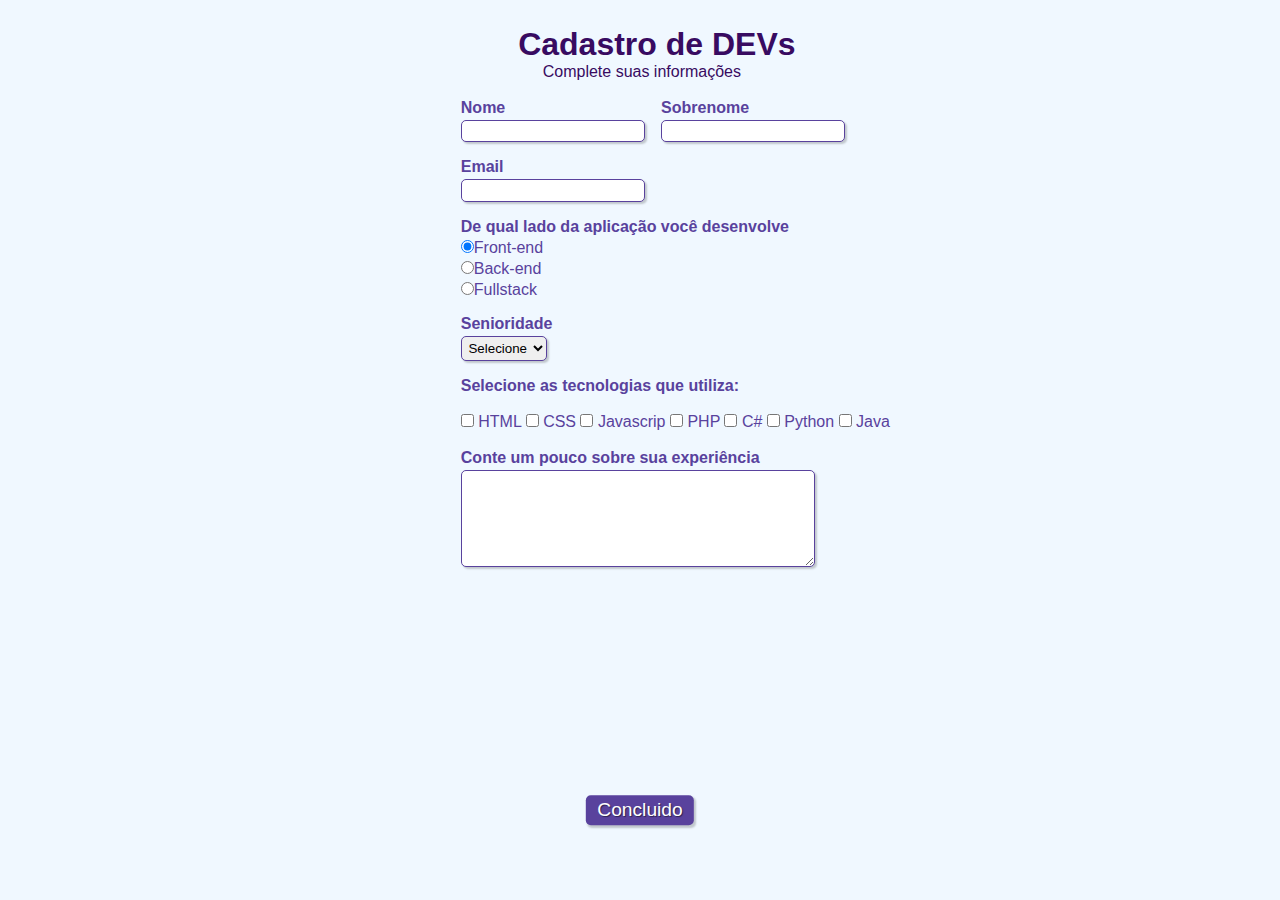
<file: Fundamentos/Formulário com HTML e CSS/index.html>
<!DOCTYPE html>
<html lang="pt-br">

<head>
    <meta charset="UTF-8">
    <meta http-equiv="X-UA-Compatible" content="IE=edge">
    <meta name="viewport" content="width=device-width, initial-scale=1.0">
    <link rel="stylesheet" type="text/css" href="style.css" media="screen">
    <title>cadastro</title>
</head>

<body>

    <div>

        <h1 id="titulo">Cadastro de DEVs</h1>

        <p id="subtitulo">Complete suas informações</p>

        <br>

    </div>

    <form>

        <fieldset class="grupo">

            <div class="campo">

                <label for="nome"><strong>Nome</strong></label>

                <input type="text" name="nome" id="nome" required>

            </div>

            <div class="campo">

                <label for="sobrenome"><strong>Sobrenome</strong></label>

                <input type="text" name="sobrenome" id="sobrenome" required>

            </div>

        </fieldset>

        <div class="campo">

            <label for="email"><strong>Email</strong></label>

            <input type="email" name="email" id="email" required>

        </div>

        <div class="campo">

            <label><strong>De qual lado da aplicação você desenvolve</strong></label>

            <label>

                <input type="radio" name="devweb" value="frontend" checked>Front-end

            </label>

            <label>

                <input type="radio" name="devweb" value="backend">Back-end

            </label>

            <label>

                <input type="radio" name="devweb" value="fullstack">Fullstack

            </label>

        </div>

        <div class="campo">

            <label for="senioridade"><strong>Senioridade</strong></label>

            <select id="senioridade">

                <option selected disabled value="">Selecione</option>

                <option>Junior</option>

                <option>Pleno</option>

                <option>Senior</option>

            </select>

        </div>

        <fieldset  class="grupo">

            <div id="check">

                <label><strong>Selecione as tecnologias que utiliza:</strong></label><br><br>

                <input type="checkbox" id="tecnologia1" name="tecnologia1" value="HTML">
                <label for="tecnologia1">HTML</label>

                
                <input type="checkbox" id="tecnologia2" name="tecnologia2" value="CSS">
                <label for="tecnologia2">CSS</label>

                
                <input type="checkbox" id="tecnologia3" name="tecnologia3" value="Javascrip">
                <label for="tecnologia3">Javascrip</label>

                
                <input type="checkbox" id="tecnologia4" name="tecnologia4" value="PHP">
                <label for="tecnologia4">PHP</label>

                
                <input type="checkbox" id="tecnologia5" name="tecnologia5" value="C#">
                <label for="tecnologia5">C#</label>

                
                <input type="checkbox" id="tecnologia6" name="tecnologia6" value="Python">
                <label for="tecnologia6">Python</label>

                
                <input type="checkbox" id="tecnologia7" name="tecnologia7" value="Java">
                <label for="tecnologia7">Java</label>

            </div>

        </fieldset>

        <div class="campo">

            <br>

            <label><strong>Conte um pouco sobre sua experiência</strong></label>

            <textarea  rows="6" style="width: 26em;" id="experiencia" name="experiencia"></textarea>

        </div>

        <button class="botao" type="submit">Concluido</button>

    </form>

</body>

</html>
</file>
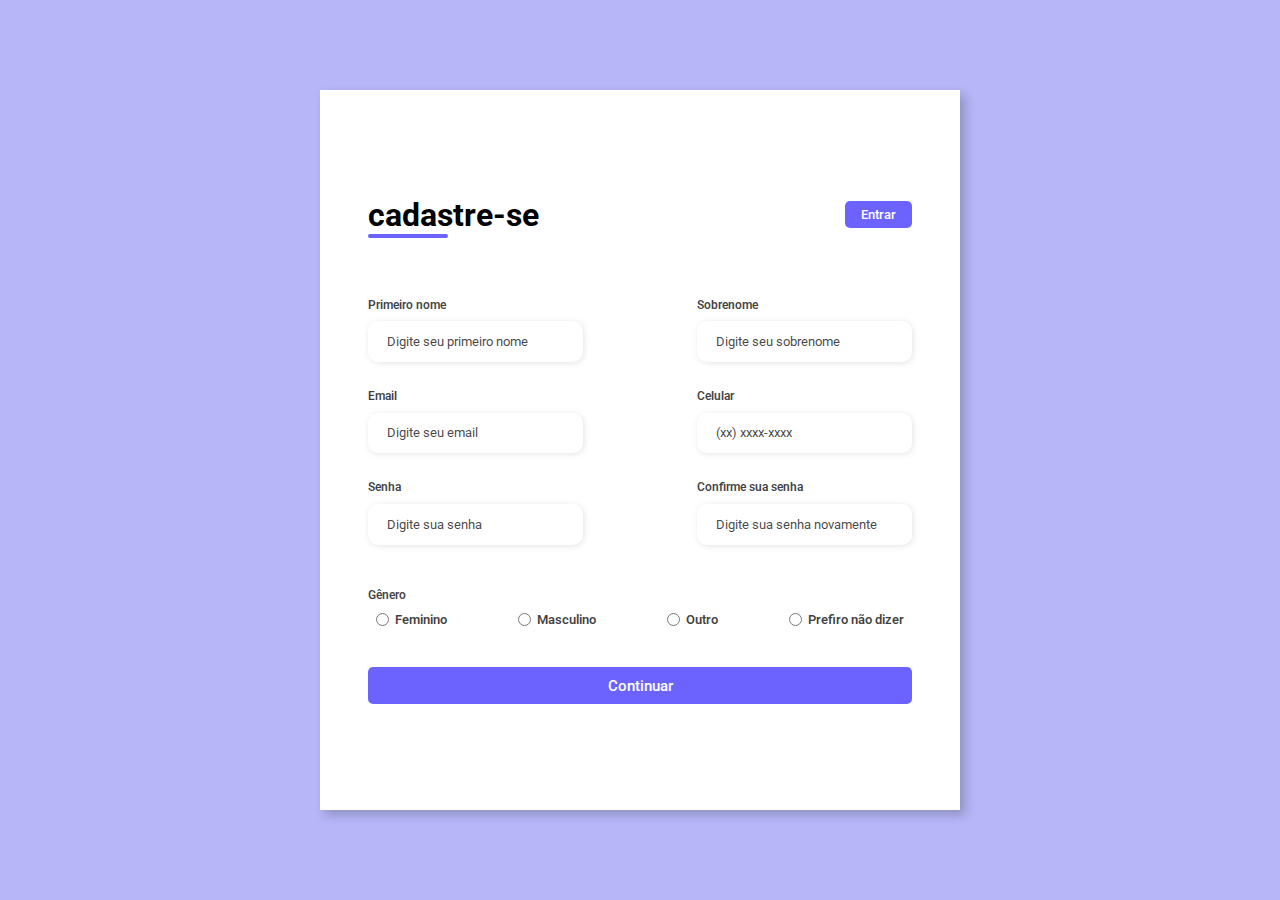
<file: Fundamentos/Formulário de cadastro responsivo/index.html>
<!DOCTYPE html>
<html lang="pt-br">

<head>
    <meta charset="UTF-8">
    <meta http-equiv="X-UA-Compatible" content="IE=edge">
    <meta name="viewport" content="width=device-width, initial-scale=1.0">
    <title>Formulário de cadastro</title>
    <link rel="stylesheet" href="style.css">
</head>

<body>

    <div class="container">

        <div class="form-image">
            <img src="img/img1.svg" alt="">
        </div>

        <div class="form">

            <form action="#">
                <div class="form-header">

                    <div class="title">
                        <h1>cadastre-se</h1>
                    </div>
                    
                    <div class="login-button">
                        <button><a href="#">Entrar</a></button>
                    </div>

                </div>

                <div class="input-group">

                    <div class="input-box">
                        <label for="firstname">Primeiro nome</label>
                        <input type="text" id="firstname" name="firstname" placeholder="Digite seu primeiro nome"
                            required>
                    </div>

                    <div class="input-box">
                        <label for="lastname">Sobrenome</label>
                        <input type="text" id="lastname" name="lastname" placeholder="Digite seu sobrenome" required>
                    </div>

                    <div class="input-box">
                        <label for="email">Email</label>
                        <input type="email" id="email" name="email" placeholder="Digite seu email" required>
                    </div>

                    <div class="input-box">
                        <label for="number">Celular</label>
                        <input type="tel" id="number" name="number" placeholder="(xx) xxxx-xxxx" required>
                    </div>

                    <div class="input-box">
                        <label for="password">Senha</label>
                        <input type="password" id="password" name="password" placeholder="Digite sua senha" required>
                    </div>

                    <div class="input-box">
                        <label for="confirmPassword">Confirme sua senha</label>
                        <input type="password" id="confirmPassword" name="confirmPassword"
                            placeholder="Digite sua senha novamente" required>
                    </div>

                </div>

                <div class="gender-inputs">

                    <div class="gender-title">
                        <h6>Gênero</h6>
                    </div>

                    <div class="gender-group">

                        <div class="gender-input">
                            <input type="radio" id="female" name="gender">
                            <label for="female">Feminino</label>
                        </div>

                        <div class="gender-input">
                            <input type="radio" id="male" name="gender">
                            <label for="male">Masculino</label>
                        </div>

                        <div class="gender-input">
                            <input type="radio" id="others" name="gender">
                            <label for="others">Outro</label>
                        </div>

                        <div class="gender-input">
                            <input type="radio" id="none" name="gender">
                            <label for="none">Prefiro não dizer</label>
                        </div>

                    </div>

                </div>

                <div class="continue-button">
                    <button><a href="#">Continuar</a></button>
                </div>

            </form>

        </div>

    </div>

</body>

</html>
</file>
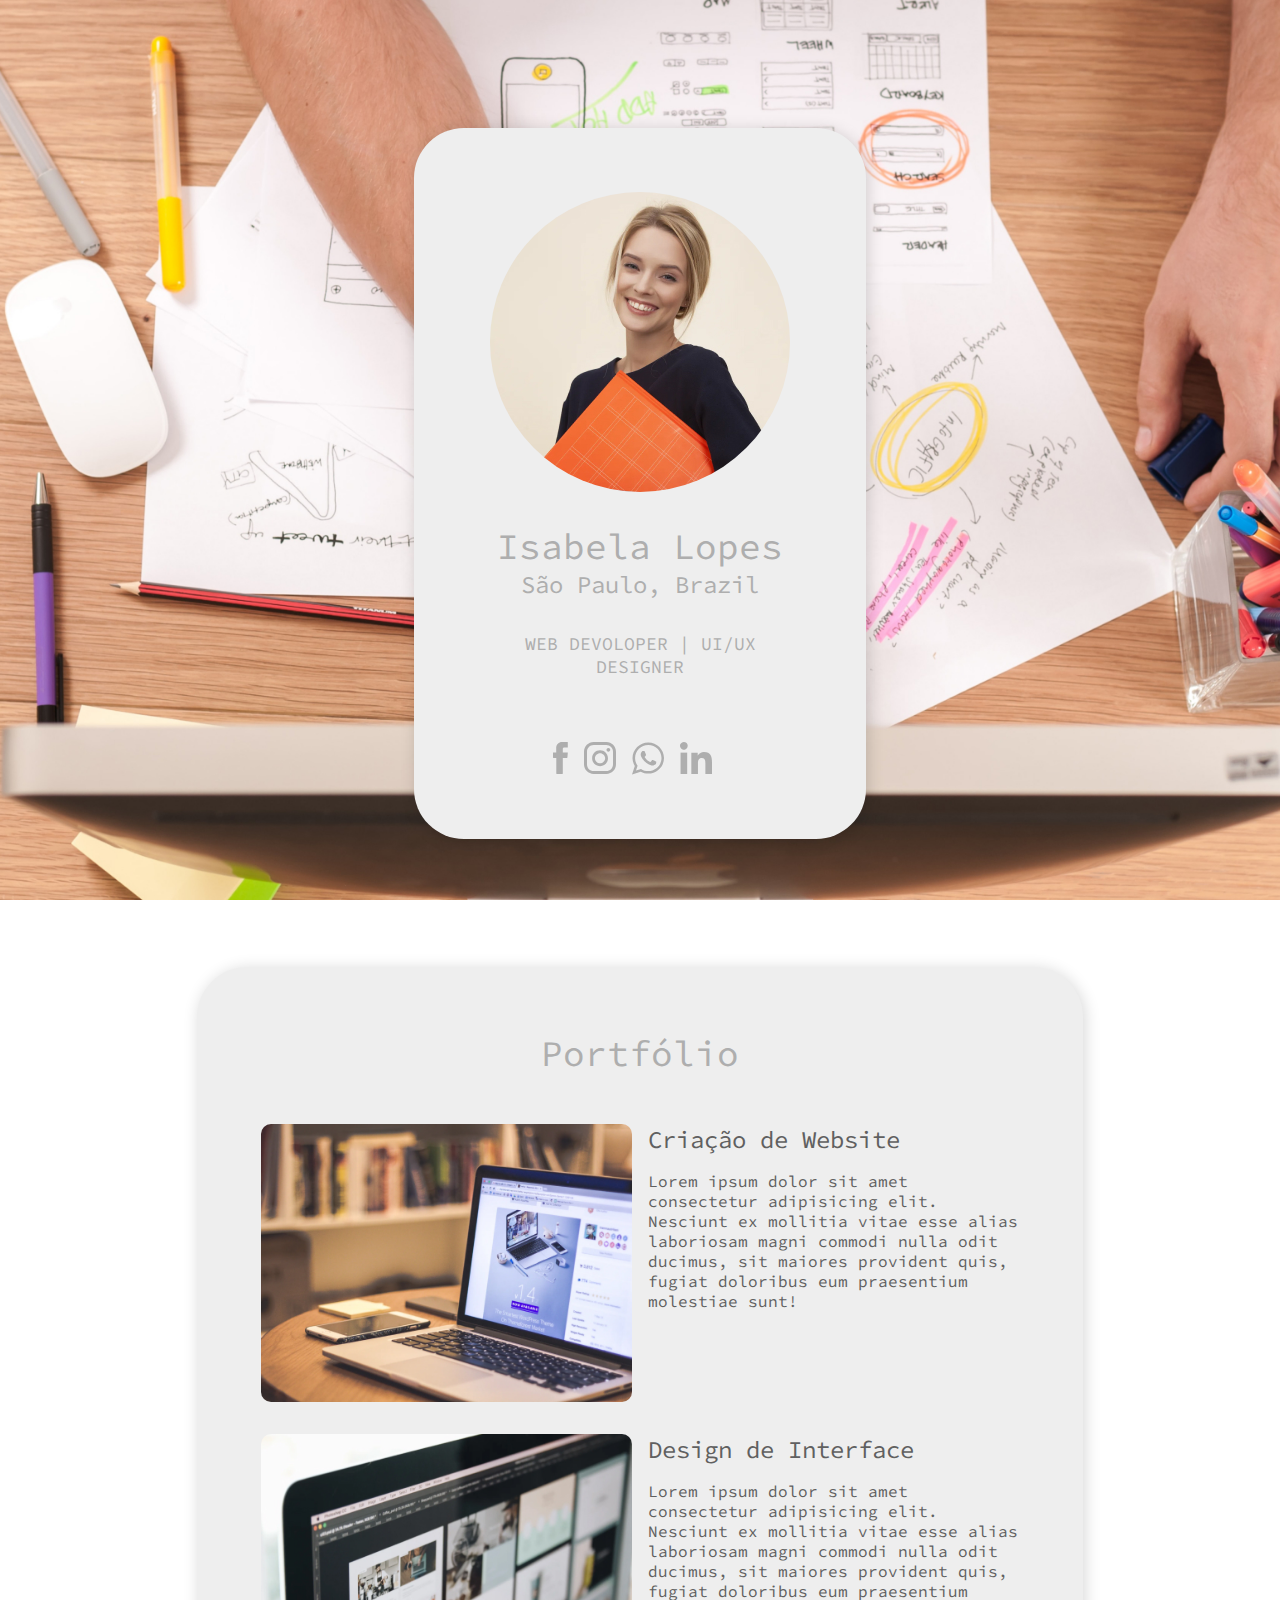
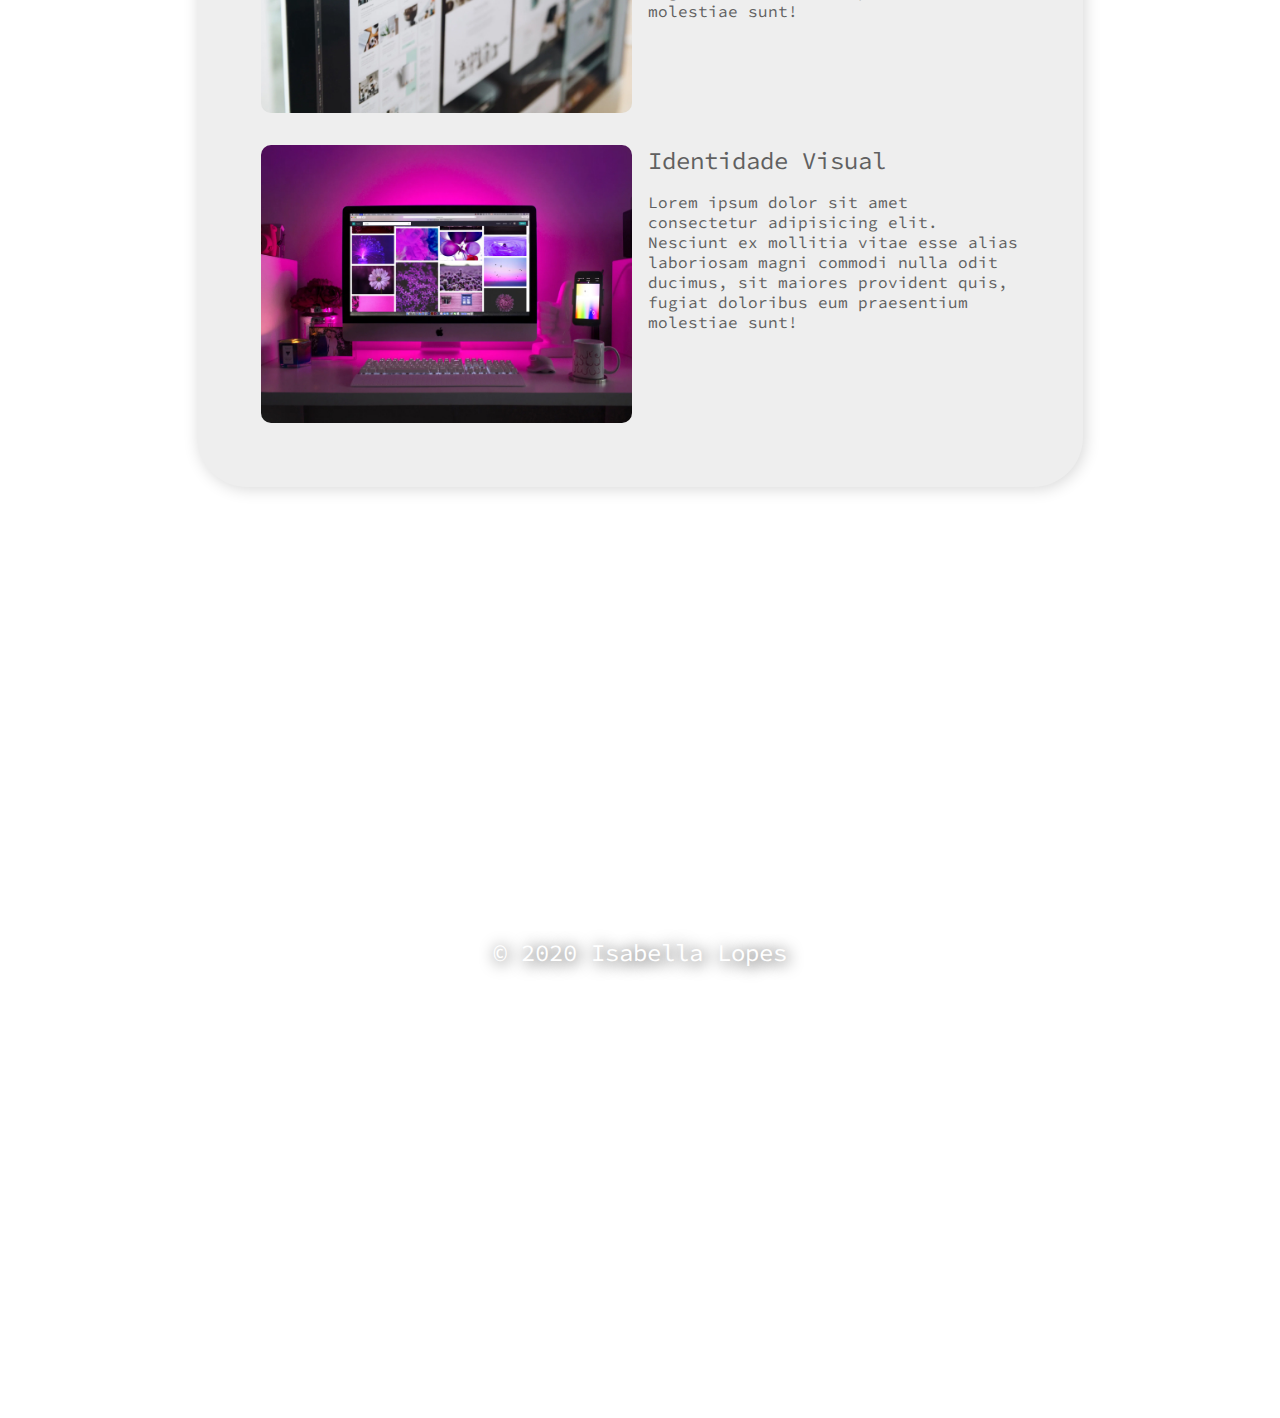
<file: Fundamentos/Site de portfólio pessoal responsivo usando HTML e CSS/index.html>
<!DOCTYPE html>
<html lang="en">

<head>
    <meta charset="UTF-8">
    <meta http-equiv="X-UA-Compatible" content="IE=edge">
    <meta name="viewport" content="width=device-width, initial-scale=1.0">
    <link rel="stylesheet" href="style.css">
    <title>Portfólio Pessoal</title>
</head>

<body>

    <div class="container">

        <div class="profile box">

            <img class="profile-pic" src="img/profile.jpg" alt="profile">

            <h1 class="title">Isabela Lopes</h1>

            <span>São Paulo, Brazil</span>

            <p>WEB DEVOLOPER | UI/UX DESIGNER</p>

            <ul class="redes-sociais">

                <li> <a href="#"> <img src="img/facebook.svg" alt=""> </a> </li>
                <li> <a href="#"> <img src="img/instagram.svg" alt=""> </a> </li>
                <li> <a href="#"> <img src="img/whatsapp.svg" alt=""> </a> </li>
                <li> <a href="#"> <img src="img/linkedin.svg" alt=""> </a> </li>

            </ul>

        </div>

        <div class="portfolio box">

            <h1 class="title">Portfólio</h1>

            <ul>

                <li>

                    <img src="img/1.jpg" alt="">

                    <div>

                        <h2>Criação de Website</h2>

                        <p>Lorem ipsum dolor sit amet consectetur adipisicing elit. Nesciunt ex mollitia vitae esse
                            alias laboriosam magni commodi nulla odit ducimus, sit maiores provident quis, fugiat
                            doloribus eum praesentium molestiae sunt!</p>

                    </div>

                </li>

                <li>

                    <img src="img/2.jpg" alt="">

                    <div>

                        <h2>Design de Interface</h2>

                        <p>Lorem ipsum dolor sit amet consectetur adipisicing elit. Nesciunt ex mollitia vitae esse
                            alias laboriosam magni commodi nulla odit ducimus, sit maiores provident quis, fugiat
                            doloribus eum praesentium molestiae sunt!</p>

                    </div>

                </li>

                <li>

                    <img src="img/3.jpg" alt="">

                    <div>

                        <h2>Identidade Visual</h2>

                        <p>Lorem ipsum dolor sit amet consectetur adipisicing elit. Nesciunt ex mollitia vitae esse
                            alias laboriosam magni commodi nulla odit ducimus, sit maiores provident quis, fugiat
                            doloribus eum praesentium molestiae sunt!</p>

                    </div>

                </li>

            </ul>

        </div>

        <p class="copyright">© 2020 Isabella Lopes</p>

    </div>

</body>

</html>
</file>
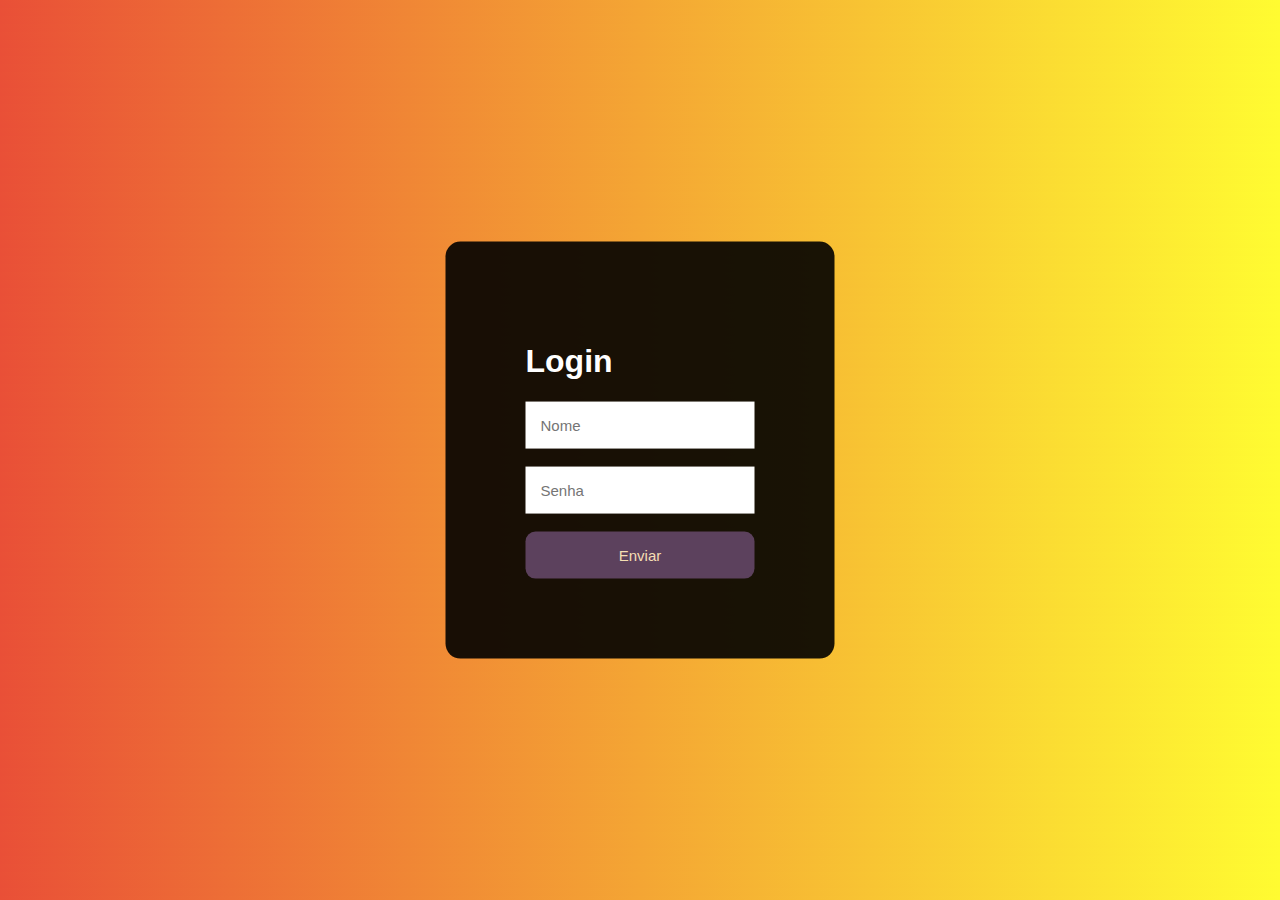
<file: Fundamentos/Tela de login/index.html>
<!DOCTYPE html>
<html lang="pt-br">

<head>
    <meta charset="UTF-8">
    <meta http-equiv="X-UA-Compatible" content="IE=edge">
    <meta name="viewport" content="width=device-width, initial-scale=1.0">
    <title>Tela de login</title>
    <link rel="stylesheet" href="style.css">
</head>

<body>
    <div class="login-tela">
        <h1>Login</h1>
        <input type="text" placeholder="Nome">
        <br><br>
        <input type="password" placeholder="Senha">
        <br><br>
        <button>Enviar</button>
    </div>
</body>

</html>
</file>
<file: Fundamentos/Formulário com HTML e CSS/style.css>
* {
    margin: 0;
    padding: 0;
}

#titulo {
    font-family: sans-serif;
    color: #380b61;
    margin-left: 7%;
}

#subtitulo {
    font-family: sans-serif;
    color: #380b61;
    margin-left: 10%;
}

fieldset {
    border: 0;
}

body {
    background-color: #f0f8ff;
    font-family: sans-serif;
    font-size: 1em;
    color: #59429d;
    margin-left: 36%;
    margin-top: 2%;
    justify-content: center;
}

input, select, textarea, button {
    border-radius: 5px;
}

.campo {
    margin-bottom: 1em;
}

.campo label {
    margin-bottom: 0.2em;
    color: #59429d;
    display: block;
}

fieldset.grupo .campo {
    float: left;
    margin-right: 1em;
}

.campo input[type="text"], .campo input[type="email"], .campo select, .campo textarea {
    padding: 0.2em;
    border: 1px solid #59429d;
    box-shadow: 2px 2px 2px rgba(0, 0, 0, 0.2);
    display: block;
}

.campo select option {
    padding-right: 1em;
}

.campo input:focus, .campo select:focus, .campo textarea:focus {
    background: #e0e0f8;
}

.botao {
    font-size: 1.2em;
    background: #59429d;
    border: 0;
    margin-bottom: 1em;
    color: #ffffff;
    padding: 0.2em 0.6em;
    box-shadow: 2px 2px 2px rgba(0, 0, 0, 0.2);
    text-shadow: 1px 1px 1px rgba(0, 0, 0, 0.5);
    position: absolute;
    top: 90%;
    left: 50%;
    margin-right: -50%;
    transform: translate(-50%, -50%);
}

.botao:hover {
    background: #ccbbff;
    box-shadow: inset 2px 2px 2px rgba(0, 0, 0, 0.2);
    text-shadow: none;
}

.botao, select {
    cursor: pointer;
}

#check {
    display: inline-block;
}
</file>
<file: Fundamentos/Formulário de cadastro responsivo/style.css>
@import url('https://fonts.googleapis.com/css2?family=Roboto:ital,wght@0,100;0,300;0,400;0,500;0,700;0,900;1,100;1,300;1,400;1,500;1,700;1,900&display=swap');

* {
    padding: 0;
    margin: 0;
    box-sizing: border-box;
    font-family: 'roboto', sans-serif;
}

body {
    width: 100%;
    height: 100vh;
    display: flex;
    justify-content: center;
    align-items: center;
    background: #0c0ce94d;
}

.container {
    width: 80%;
    height: 80vh;
    display: flex;
    box-shadow: 5px 5px 10px rgba(0, 0, 0, .212);
}

.form-image {
    width: 50%;
    display: flex;
    justify-content: center;
    align-items: center;
    background-color: #fde3a7d7;
    padding: 1rem;
}

.form-image img {
    width: 31rem;
}

.form {
    width: 50%;
    display: flex;
    justify-content: center;
    align-items: center;
    flex-direction: column;
    background-color: white;
    padding: 3rem;
}

.form-header {
    margin-bottom: 3rem;
    display: flex;
    justify-content: space-between;
}

.login-button {
    display: flex;
    align-items: center;
}

.login-button button {
    border: none;
    background-color: #6c63ff;
    padding: 0.4rem 1rem;
    border-radius: 5px;
    cursor: pointer;
}

.login-button button:hover {
    background-color: #6c63ff;
}

.login-button a {
    text-decoration: none;
    font-weight: 500;
    color: white;
}

.form-header h1::after {
    content: '';
    display: block;
    width: 5rem;
    height: 0.3rem;
    background-color: #6c63ff;
    margin: 0 auto;
    position: absolute;
    border-radius: 10px;
}

.input-group {
    display: flex;
    flex-wrap: wrap;
    justify-content: space-between;
    padding: 1rem 0;
}

.input-box {
    display: flex;
    flex-direction: column;
    margin-bottom: 1.1rem;
}

.input-box input {
    margin: 0.6rem 0;
    padding: 0.8rem 1.2rem;
    border: none;
    border-radius: 10px;
    box-shadow: 1px 1px 6px #0000001c;
}

.input-box input:hover {
    background-color: #eeeeee75;
}

.input-box input:focus-visible {
    outline: 1px solid #6c63ff;
}

.input-box label,
.gender-title h6 {
    font-size: 0.75rem;
    font-weight: 600;
    color: #000000c0;
}

.input-box input::placeholder {
    color: #000000be;
}

.gender-group {
    display: flex;
    justify-content: space-between;
    margin-top: 0.62rem;
    padding: 0 0.5rem;
}

.gender-input {
    display: flex;
    align-items: center;
}

.gender-input input {
    margin-right: 0.35rem;
}

.gender-input label {
    font-size: 0.81rem;
    font-weight: 600;
    color: #000000c0;
}

.continue-button button {
    width: 100%;
    margin-top: 2.5rem;
    border: none;
    background-color: #6c63ff;
    padding: 0.62rem;
    border-radius: 5px;
    cursor: pointer;
}

.continue-button button:hover {
    background-color: #6c63fff1;
}

.continue-button button a {
    text-decoration: none;
    font-size: 0.93rem;
    font-weight: 500;
    color: white;
}

@media screen and (max-width: 1330px) {
    .form-image {
        display: none;
    }

    .container {
        width: 50%;
    }

    .form {
        width: 100%;
    }
}

@media screen and (max-width: 1064px) {
    .container {
        width: 90%;
        height: auto;
    }

    .input-group {
        flex-direction: column;
        overflow-y: scroll;
        flex-wrap: nowrap;
        max-height: 10rem;
        padding-right: 5rem;
    }

    .gender-inputs {
        margin-top: 2rem;
    }

    .gender-group {
        flex-direction: column;
    }

    .gender-input {
        margin-top: 0.5rem;
    }
}
</file>
<file: Fundamentos/Site de portfólio pessoal responsivo usando HTML e CSS/style.css>
@import url('https://fonts.googleapis.com/css2?family=Source+Code+Pro:ital,wght@0,200;0,300;0,400;0,500;0,600;0,700;0,800;0,900;1,200;1,300;1,400;1,500;1,600;1,700;1,800;1,900&display=swap');

* {
    margin: 0;
    padding: 0;
    font-family: 'Source Code Pro', monospace;
}

img {
    display: block;
    max-width: 100%;
}

li {
    list-style: none;
}

body {
    background: url("img/bg.jpg") no-repeat top center;
    background-attachment: fixed;
    background-size: cover;
    display: grid;
    align-items: center;
    justify-items: center;
    height: 100vh;
    color: #aeaeae;
}

.container {
    padding: 0 16px;
}

.title {
    font-size: 36px;
    font-weight: normal;
}

.profile {
    max-width: 452px;
    box-sizing: border-box;
    margin: 0 auto;
}

.box {
    background-color: #eee;
    padding: 4rem;
    box-shadow: 2px 2px 16px rgba(0, 0, 0, 0.16);
    border-radius: 50px;
    text-align: center;
    margin-top: 8rem;
}

.profile-pic {
    border-radius: 50%;
    margin: 0 auto 2rem;
}

.profile span {
    font-size: 24px;
}

.profile p {
    font-size: 18px;
    margin-top: 2rem;
    margin-bottom: 4rem;
}

.redes-sociais {
    display: flex;
    justify-content: center;
}

.redes-sociais li {
    margin-right: 1rem;
}

.portfolio {
    max-width: 886px;
    box-sizing: border-box;
}

.portfolio ul {
    margin-top: 3rem;
}

.portfolio li {
    display: grid;
    grid-template-columns: 1fr 1fr;
    text-align: left;
    gap: 1rem;
    color: #606060;
}

.portfolio li + li {
    margin-top: 2rem;
}

.portfolio img {
    border-radius: 10px;
}

.portfolio h2 {
    font-weight: normal;
    margin-bottom: 1rem;
}

.copyright {
    font-size: 24px;
    color: white;
    text-shadow: 2px 2px 16px black;
    margin-top: 50vh;
    padding-bottom: 50vh;
    text-align: center;
}

@media (max-width: 600px) {

    body {
        background-attachment: initial;
        background-size: contain;
        background-color: #f0e5da;
    }

    .box {
        padding: 2rem;
        margin-top: 4rem;
        border-radius: 30px;
    }

    .box:first-child {
        padding: 3rem;
    }

    .portfolio ul {
        margin-top: 1rem;
    }

    .portfolio li {
        grid-template-columns: 1fr;
        justify-items: center;
    }

    .portfolio li div {
        max-width: 448px;
    }

    .copyright {
        font-size: 18px;
        color: #606060;
        text-shadow: none;
        margin: 0;
        padding: 4rem 0;
    }

}
</file>
<file: Fundamentos/Tela de login/style.css>
body {
    font-family: Arial, Helvetica, sans-serif;
    background-image: linear-gradient(45deg, #E94F37, #fffc31);
}

.login-tela {
    background-color: rgba(0, 0, 0, 0.9);
    position: absolute;
    top: 50%;
    left: 50%;
    transform: translate(-50%, -50%);
    padding: 80px;
    border-radius: 15px;
    color: white;
}

.login-tela input {
    padding: 15px;
    border: none;
    outline: none;
    font-size: 15px;
}

.login-tela button {
    background-color: #5C415D;
    border: none;
    padding: 15px;
    width: 100%;
    border-radius: 10px;
    color: wheat;
    font-size: 15px;
}

.login-tela button:hover {
    background-color: #886689;
    cursor: pointer;
}
</file>
